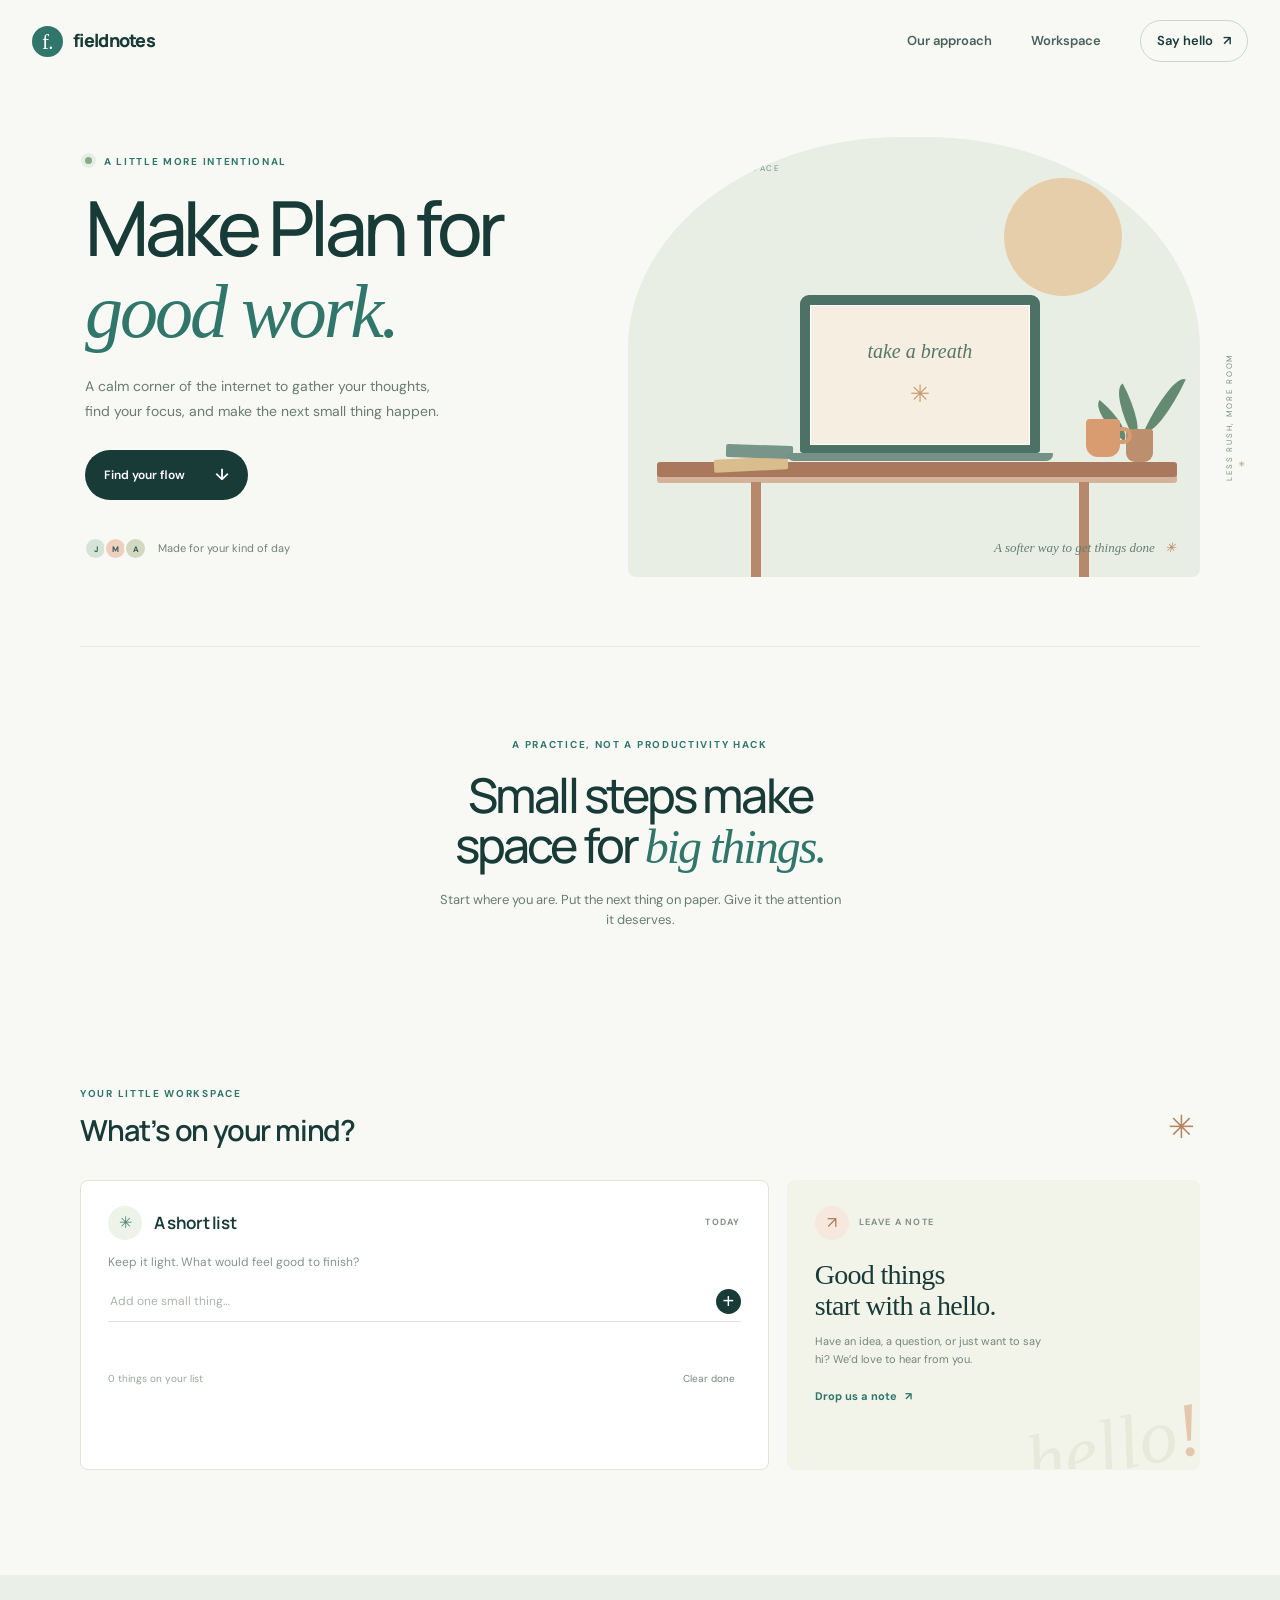
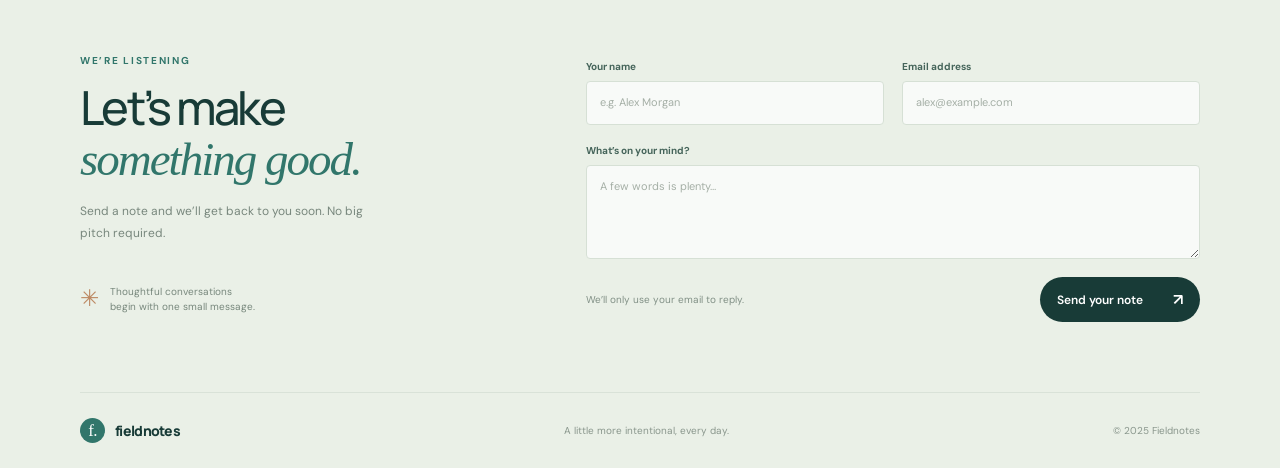
<file: Task 2/index.html>
<!doctype html>
<html lang="en">
<head>
  <meta charset="utf-8">
  <meta name="viewport" content="width=device-width, initial-scale=1">
  <meta name="theme-color" content="#f7f8f3">
  <title>Fieldnotes — Make room for good work</title>
  <link rel="preconnect" href="https://fonts.googleapis.com">
  <link rel="preconnect" href="https://fonts.gstatic.com" crossorigin>
  <link href="https://fonts.googleapis.com/css2?family=DM+Sans:wght@400;500;600;700&family=Manrope:wght@400;500;600;700;800&display=swap" rel="stylesheet">
  <link rel="stylesheet" href="styles.css">
  <script src="script.js" defer></script>
</head>
<body>
  <header class="site-header">
    <a class="brand" href="#home" aria-label="Fieldnotes home"><span class="brand-mark">f.</span><span>fieldnotes</span></a>
    <button class="menu-toggle" aria-label="Open navigation" aria-expanded="false"><span></span><span></span></button>
    <nav class="navigation" aria-label="Main navigation">
      <a href="#about">Our approach</a><a href="#workspace">Workspace</a><a href="#contact" class="nav-cta">Say hello <span>↗</span></a>
    </nav>
  </header>

  <main id="home">
    <section class="hero page-wrap">
      <div class="hero-copy">
        <p class="eyebrow"><span class="live-dot"></span> A little more intentional</p>
        <h1>Make Plan for<br><em>good work.</em></h1>
        <p class="hero-text">A calm corner of the internet to gather your thoughts, find your focus, and make the next small thing happen.</p>
        <a class="button button-dark" href="#workspace">Find your flow <span>↓</span></a>
        <div class="hero-note"><span class="avatar-stack"><i>J</i><i>M</i><i>A</i></span><span>Made for your kind of day</span></div>
      </div>
      <div class="hero-art" aria-label="Illustration of a calm creative workspace">
        <div class="sun"></div><div class="art-label">MONDAY, AT YOUR PACE</div>
        <div class="plant plant-one"><i></i><i></i><i></i><b></b></div>
        <div class="desk"><div class="desk-top"></div><div class="desk-leg"></div><div class="desk-leg second"></div></div>
        <div class="laptop"><div class="laptop-screen"><span>take a breath</span><i>✳</i></div><div class="laptop-base"></div></div>
        <div class="mug"><span></span></div><div class="book book-one"></div><div class="book book-two"></div>
        <div class="art-caption">A softer way to get things done <span>✳</span></div>
      </div>
      <div class="hero-side">LESS RUSH, MORE ROOM <span>✳</span></div>
    </section>

    <section class="intro page-wrap" id="about">
      <p class="eyebrow">A practice, not a productivity hack</p>
      <h2>Small steps make<br>space for <em>big things.</em></h2>
      <p>Start where you are. Put the next thing on paper. Give it the attention it deserves.</p>
    </section>

    <section class="workspace page-wrap" id="workspace">
      <div class="section-heading"><div><p class="eyebrow">Your little workspace</p><h2>What’s on your mind?</h2></div><span class="heading-spark">✳</span></div>
      <div class="workspace-grid">
        <section class="card task-card" aria-labelledby="task-title">
          <div class="card-heading"><div><span class="card-icon green-icon">✳</span><h3 id="task-title">A short list</h3></div><span class="today-label">TODAY</span></div>
          <p class="card-subtitle">Keep it light. What would feel good to finish?</p>
          <form id="task-form" class="task-form"><label class="sr-only" for="task-input">Add a task</label><input id="task-input" name="task" type="text" placeholder="Add one small thing…" maxlength="100" required><button type="submit" aria-label="Add task">+</button></form>
          <ul class="task-list" id="task-list" aria-live="polite"></ul>
          <div class="task-footer"><span id="task-count">0 things on your list</span><button type="button" id="clear-completed">Clear done</button></div>
        </section>

        <section class="card note-card" aria-labelledby="note-title">
          <div class="note-top"><span class="card-icon peach-icon">↗</span><span>LEAVE A NOTE</span></div>
          <h3 id="note-title">Good things<br>start with a hello.</h3>
          <p>Have an idea, a question, or just want to say hi? We’d love to hear from you.</p>
          <a href="#contact" class="text-link">Drop us a note <span>↗</span></a>
          <div class="note-decoration">hello<span>!</span></div>
        </section>
      </div>
    </section>

    <section class="contact-section" id="contact">
      <div class="contact-inner page-wrap">
        <div class="contact-copy"><p class="eyebrow">We’re listening</p><h2>Let’s make<br><em>something good.</em></h2><p>Send a note and we’ll get back to you soon. No big pitch required.</p><div class="contact-aside"><span class="tiny-star">✳</span><span>Thoughtful conversations<br>begin with one small message.</span></div></div>
        <form class="contact-form" id="contact-form" novalidate>
          <div class="field-row">
            <div class="field"><label for="name">Your name</label><input id="name" name="name" autocomplete="name" placeholder="e.g. Alex Morgan" required minlength="2"><small class="error" id="name-error"></small></div>
            <div class="field"><label for="email">Email address</label><input id="email" name="email" type="email" autocomplete="email" placeholder="alex@example.com" required><small class="error" id="email-error"></small></div>
          </div>
          <div class="field"><label for="message">What’s on your mind?</label><textarea id="message" name="message" rows="4" placeholder="A few words is plenty…" required minlength="10"></textarea><small class="error" id="message-error"></small></div>
          <div class="form-bottom"><p id="form-status" role="status" aria-live="polite">We’ll only use your email to reply.</p><button class="button button-dark" type="submit">Send your note <span>↗</span></button></div>
        </form>
      </div>
      <div class="footer page-wrap"><a class="brand" href="#home"><span class="brand-mark">f.</span><span>fieldnotes</span></a><span>A little more intentional, every day.</span><span>© 2025 Fieldnotes</span></div>
    </section>
  </main>
</body>
</html>
</file>
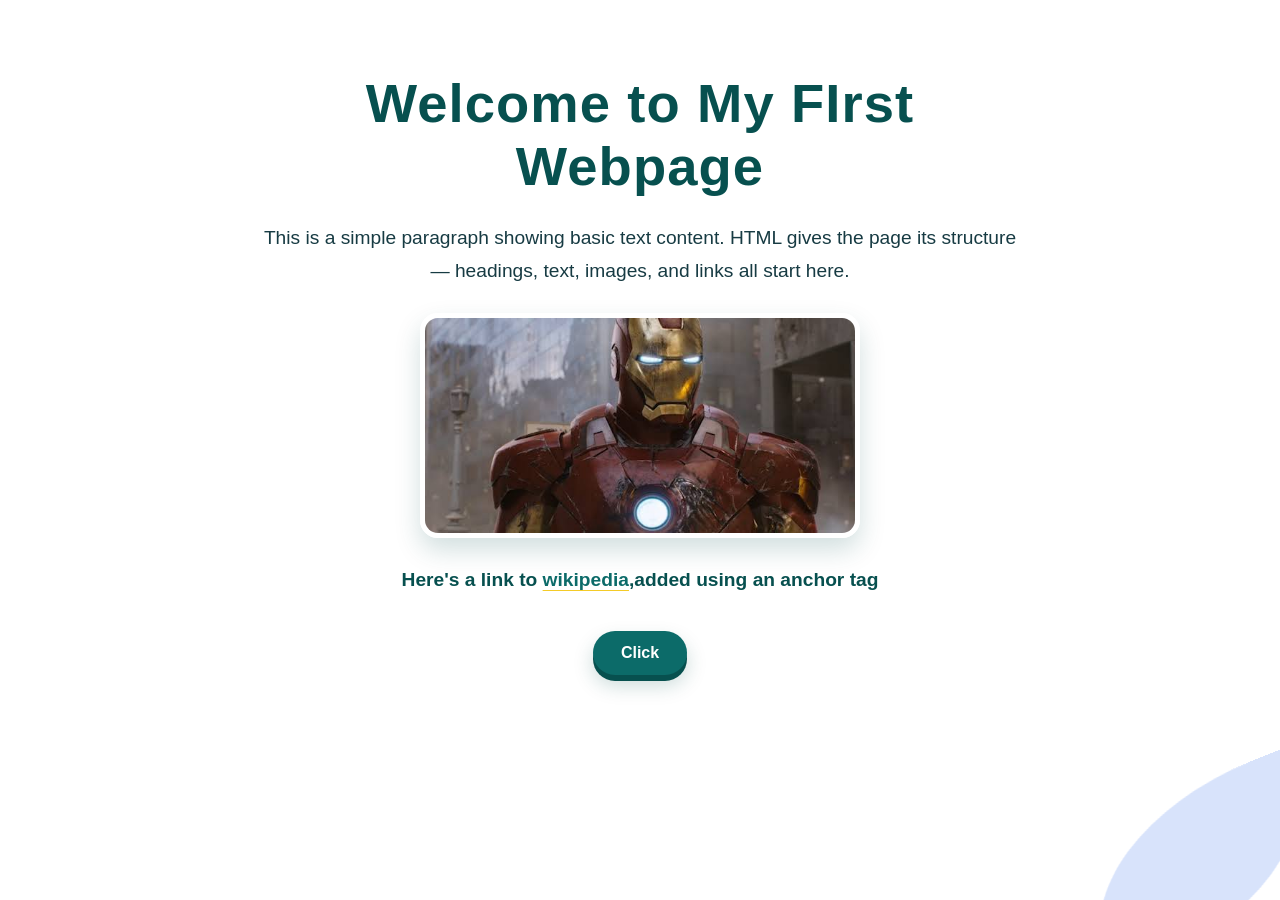
<file: Task 1/inde.html>
<!DOCTYPE html>
<html lang="en">
<head>
    <meta charset="UTF-8">
    <meta name="viewport" content="width=device-width, initial-scale=1.0">
    <title>My first webpage</title>
    <link rel="stylesheet" href="./style.css">
</head>
<body>
    <h1>Welcome to My FIrst Webpage</h1>
    <p>This is a simple paragraph showing basic text content. HTML gives the page its structure — headings, text, images, and links all start here.</p>

    <img src="./images.jpg" alt="Simon GHOST Riley">

    <h2>Here's a link to <a href="https://www.wikipedia.org/">wikipedia</a>,added using an anchor tag</h2>

    <button>Click</button>
    <script src="./script.js"></script>
</body>
</html>
</file>
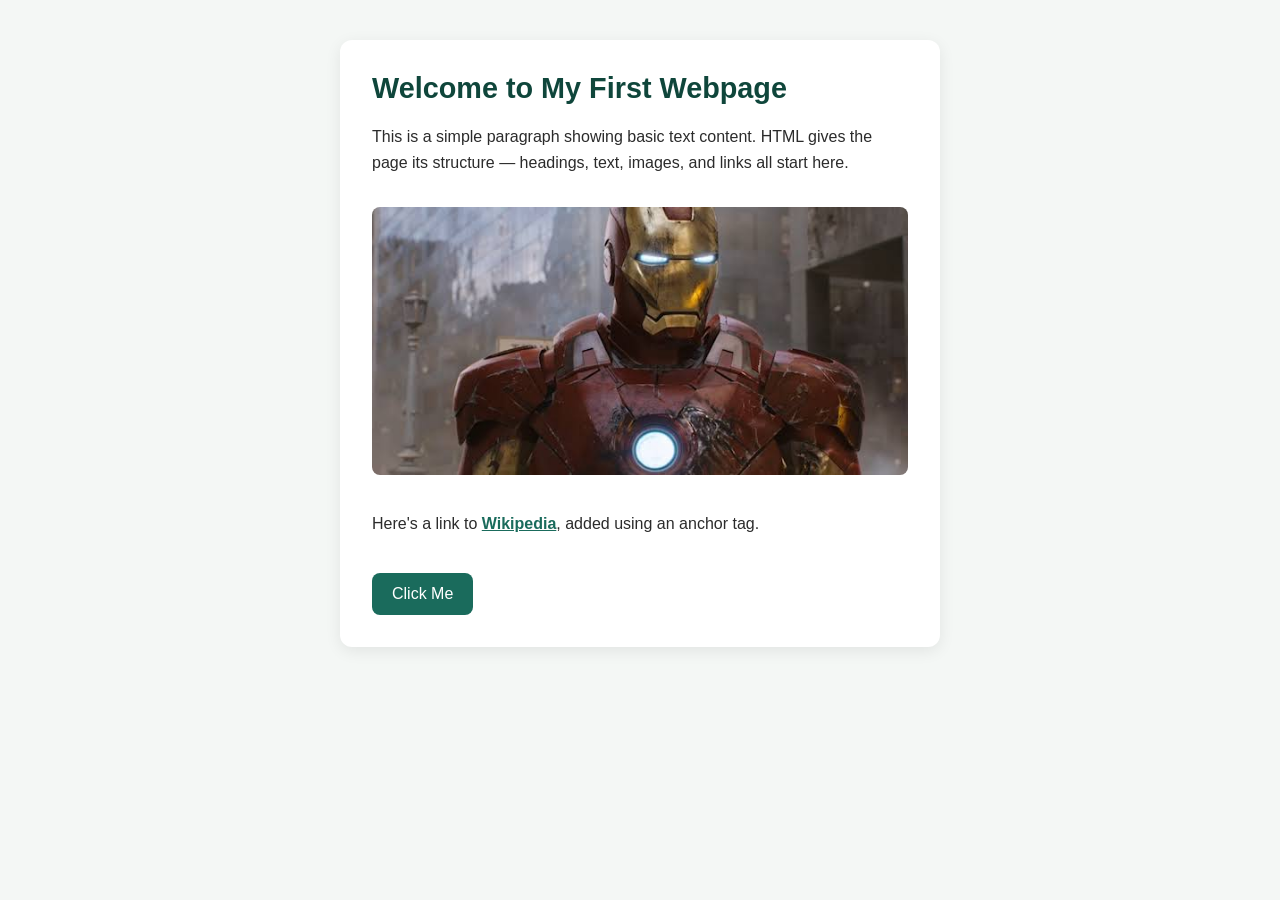
<file: Task 1/My First Webpage — HTML_CSS_JS Demo.html>
<!DOCTYPE html>
<html lang="en">
<head>
<meta charset="UTF-8">
<meta name="viewport" content="width=device-width, initial-scale=1, viewport-fit=cover">
<title>My First Webpage</title>
<style>
  :root {
    --bg: #f4f7f5;
    --card: #ffffff;
    --teal: #1a6b5c;
    --teal-dark: #0f463b;
    --text: #2b2b2b;
    box-sizing: border-box;
    padding-top: env(safe-area-inset-top, 0px);
    padding-bottom: env(safe-area-inset-bottom, 0px);
  }
  * { box-sizing: border-box; }
  body {
    margin: 0;
    min-height: 100%;
    background: var(--bg);
    font-family: 'Segoe UI', Arial, sans-serif;
    color: var(--text);
    display: flex;
    justify-content: center;
    padding: 40px 16px;
  }
  .page {
    background: var(--card);
    max-width: 600px;
    width: 100%;
    border-radius: 12px;
    padding: 32px;
    box-shadow: 0 4px 16px rgba(0,0,0,0.08);
  }
  h1 {
    color: var(--teal-dark);
    margin-top: 0;
    font-size: 1.8rem;
  }
  p {
    line-height: 1.6;
    font-size: 1rem;
  }
  img {
    max-width: 100%;
    border-radius: 8px;
    margin: 16px 0;
  }
  a {
    color: var(--teal);
    font-weight: 600;
  }
  button {
    background: var(--teal);
    color: white;
    border: none;
    padding: 12px 20px;
    border-radius: 8px;
    font-size: 1rem;
    cursor: pointer;
    margin-top: 20px;
  }
  button:hover {
    background: var(--teal-dark);
  }
  @media (prefers-color-scheme: dark) {
    :root:not([data-theme="light"]) {
      --bg: #14201c;
      --card: #1d2b26;
      --text: #eee;
    }
  }
</style>
</head>
<body>
  <div class="page">
    <!-- HTML: heading, paragraph, image, link -->
    <h1>Welcome to My First Webpage</h1>
    <p>This is a simple paragraph showing basic text content. HTML gives the page its structure — headings, text, images, and links all start here.</p>
    <img src="./images.jpg" alt="Random demo image">
    <p>Here's a link to <a href="https://www.wikipedia.org" target="_blank">Wikipedia</a>, added using an anchor tag.</p>

    <!-- JavaScript: button interactivity -->
    <button onclick="alert('Hello! You clicked the button.')">Click Me</button>
  </div>
</body>
</html>
</file>
<file: Task 2/styles.css>
:root{--ink:#183b37;--muted:#697b75;--green:#31766b;--pale:#eef2e8;--paper:#f8f9f5;--line:#dfe6dc;--peach:#f5e0d2;--serif:Georgia,'Times New Roman',serif}*{box-sizing:border-box}html{scroll-behavior:smooth}body{margin:0;background:var(--paper);color:var(--ink);font-family:'DM Sans',sans-serif;font-size:15px;line-height:1.55}.page-wrap{width:min(1120px,calc(100% - 64px));margin-inline:auto}.site-header{height:82px;width:min(1280px,calc(100% - 64px));margin:auto;display:flex;align-items:center;justify-content:space-between}.brand{display:inline-flex;align-items:center;gap:10px;text-decoration:none;color:var(--ink);font-family:Manrope,sans-serif;font-weight:800;font-size:18px;letter-spacing:-.7px}.brand-mark{display:grid;place-items:center;width:31px;height:31px;border-radius:50%;background:var(--green);color:white;font-family:var(--serif);font-size:21px;font-weight:400}.navigation{display:flex;align-items:center;gap:39px}.navigation a{color:#49615b;text-decoration:none;font-size:13px;font-weight:600}.navigation a:hover,.text-link:hover{color:var(--green)}.navigation .nav-cta{padding:10px 16px;border:1px solid #cad6cc;border-radius:30px;color:var(--ink)}.nav-cta span{margin-left:7px}.menu-toggle{display:none}.hero{position:relative;display:grid;grid-template-columns:1fr 1.05fr;align-items:center;min-height:564px;padding:44px 0 58px}.hero-copy{padding:16px 0 16px 5px;z-index:2}.eyebrow{margin:0 0 18px;color:var(--green);font-size:10px;font-weight:700;letter-spacing:1.7px;text-transform:uppercase}.live-dot{display:inline-block;width:7px;height:7px;margin:0 8px 1px 0;border-radius:50%;background:#83aa89;box-shadow:0 0 0 4px #e4eee3}.hero h1,.intro h2,.contact-copy h2{font-family:Manrope,sans-serif;font-weight:500;font-size:clamp(50px,6vw,76px);line-height:1.06;letter-spacing:-4.5px;margin:0}.hero h1 em,.intro h2 em,.contact-copy h2 em{font-family:var(--serif);font-weight:400;color:var(--green);letter-spacing:-3px}.hero-text{max-width:365px;color:var(--muted);margin:23px 0 25px;font-size:14px;line-height:1.8}.button{display:inline-flex;align-items:center;gap:30px;padding:13px 19px;border:0;border-radius:30px;text-decoration:none;font-family:inherit;font-size:12px;font-weight:600;cursor:pointer;transition:transform .2s,background .2s}.button:hover{transform:translateY(-2px)}.button-dark{background:var(--ink);color:white}.button-dark:hover{background:#285d54}.button span{font-size:16px}.hero-note{display:flex;align-items:center;gap:11px;margin-top:37px;color:#72827b;font-size:11px}.avatar-stack{display:flex;padding-left:2px}.avatar-stack i{display:grid;place-items:center;width:23px;height:23px;margin-left:-3px;border:2px solid var(--paper);border-radius:50%;background:#d5e4d6;color:#315c52;font-size:8px;font-style:normal;font-weight:700}.avatar-stack i:nth-child(2){background:#efcfbd}.avatar-stack i:nth-child(3){background:#d3d8c2}.hero-art{position:relative;height:440px;margin-left:2px;overflow:hidden;border-radius:48% 48% 8px 8px;background:#e8eee3}.sun{position:absolute;right:78px;top:41px;width:118px;height:118px;border-radius:50%;background:#e7ceaa}.art-label{position:absolute;top:25px;left:32px;color:#7c9181;font-size:8px;letter-spacing:1.5px}.desk{position:absolute;width:91%;height:15px;bottom:100px;left:5%;background:#aa795d;border-radius:3px;box-shadow:0 6px 0 #d5b29a}.desk-leg{position:absolute;top:20px;left:18%;height:118px;width:10px;background:#b6896d}.desk-leg.second{left:auto;right:17%}.laptop{position:absolute;bottom:116px;left:30%;width:240px;z-index:2}.laptop-screen{height:158px;border:10px solid #4c7165;border-bottom-width:8px;border-radius:9px 9px 3px 3px;background:#f6eee0;display:flex;flex-direction:column;align-items:center;justify-content:center;color:#55776b;font-family:var(--serif);font-style:italic;font-size:20px;box-shadow:inset 0 0 0 1px #fff}.laptop-screen i{font-style:normal;font-size:24px;color:#cb9a6e;margin-top:9px}.laptop-base{height:8px;margin-left:-13px;width:266px;background:#759187;border-radius:2px 2px 12px 12px}.mug{position:absolute;z-index:3;bottom:120px;right:14%;width:34px;height:38px;border-radius:4px 4px 12px 12px;background:#d99b70}.mug span{position:absolute;right:-12px;top:8px;width:13px;height:17px;border:4px solid #d99b70;border-left:0;border-radius:0 9px 9px 0}.book{position:absolute;bottom:106px;left:15%;width:74px;height:13px;border-radius:2px;background:#d9bd8c;transform:rotate(-3deg)}.book-two{bottom:119px;left:17%;width:67px;background:#78958a;transform:rotate(2deg)}.plant{position:absolute;bottom:115px;right:5%;height:117px;width:65px;z-index:2}.plant b{position:absolute;bottom:0;left:20px;width:27px;height:33px;background:#bc8f6e;border-radius:3px 3px 9px 9px}.plant i{position:absolute;bottom:27px;left:27px;width:16px;height:54px;border-radius:100% 0 100% 0;background:#648a71;transform:rotate(-28deg);transform-origin:bottom}.plant i:nth-child(2){transform:rotate(25deg);height:65px;left:37px}.plant i:nth-child(3){transform:rotate(-50deg);height:45px;left:15px}.art-caption{position:absolute;right:24px;bottom:19px;color:#677e70;font-family:var(--serif);font-style:italic;font-size:13px}.art-caption span{color:#ba805f;margin-left:7px}.hero-side{position:absolute;right:-48px;top:48%;writing-mode:vertical-rl;transform:rotate(180deg);font-size:8px;letter-spacing:1.7px;color:#789181}.hero-side span{display:block;margin-top:13px;color:#b88b65}.intro{text-align:center;padding:90px 0 101px;border-top:1px solid #e7ebe3}.intro .eyebrow{margin-bottom:17px}.intro h2{font-size:48px;letter-spacing:-2.8px}.intro h2 em{letter-spacing:-2px}.intro>p:last-child{color:var(--muted);font-size:13px;margin:17px auto 0;max-width:405px}.workspace{padding:54px 0 105px}.section-heading{display:flex;align-items:end;justify-content:space-between;margin-bottom:27px}.section-heading .eyebrow{margin-bottom:7px}.section-heading h2{margin:0;font-family:Manrope,sans-serif;font-size:29px;letter-spacing:-1.2px;font-weight:600}.heading-spark{font-size:32px;color:#b58561;padding-right:5px}.workspace-grid{display:grid;grid-template-columns:1.25fr .75fr;gap:18px}.card{min-height:290px;border:1px solid var(--line);border-radius:8px;background:#fff;padding:25px 27px}.card-heading,.card-heading>div{display:flex;align-items:center}.card-heading{justify-content:space-between}.card-heading>div{gap:12px}.card-icon{display:grid;place-items:center;width:34px;height:34px;border-radius:50%;font-size:16px}.green-icon{background:#edf3e9;color:#4b856f}.peach-icon{background:#f6e8dc;color:#a97a58}.card h3{font-family:Manrope,sans-serif;margin:0;font-weight:650;font-size:17px;letter-spacing:-.4px}.today-label,.note-top>span:last-child{font-size:9px;letter-spacing:1.3px;color:#829087;font-weight:700}.card-subtitle{font-size:12px;color:#87938c;margin:13px 0 17px}.task-form{display:flex;border-bottom:1px solid #dce4dc;padding-bottom:7px}.task-form input{min-width:0;flex:1;border:0;outline:0;background:transparent;color:var(--ink);font:inherit;font-size:12px}.task-form input::placeholder{color:#abb5ad}.task-form button{border:0;background:var(--ink);color:white;border-radius:50%;width:25px;height:25px;font-size:20px;line-height:1;cursor:pointer}.task-list{list-style:none;padding:0;margin:14px 0 0;min-height:23px}.task-item{display:flex;align-items:center;gap:10px;padding:8px 1px;border-bottom:1px solid #f0f2ed;font-size:12px}.task-item input{appearance:none;width:16px;height:16px;border:1px solid #c8d6c9;border-radius:50%;margin:0;cursor:pointer}.task-item input:checked{background:var(--green);border-color:var(--green);box-shadow:inset 0 0 0 4px white}.task-item.done span{text-decoration:line-through;color:#a2ada4}.delete-task{margin-left:auto;border:0;background:transparent;color:#a0aaa2;cursor:pointer;font-size:17px}.task-footer{display:flex;align-items:center;justify-content:space-between;margin-top:11px;color:#9aa59d;font-size:10px}.task-footer button{border:0;background:transparent;color:#75877d;font:inherit;cursor:pointer}.note-card{position:relative;overflow:hidden;background:#f2f3e9;border-color:#f2f3e9;padding:25px 27px}.note-top{display:flex;align-items:center;gap:10px}.note-card h3{position:relative;z-index:1;font-family:var(--serif);font-weight:400;font-size:28px;line-height:1.12;margin:19px 0 10px;letter-spacing:-.7px}.note-card>p{position:relative;z-index:1;max-width:235px;font-size:11px;color:#77857b;line-height:1.7;margin:0 0 15px}.text-link{position:relative;z-index:1;color:var(--green);text-decoration:none;font-size:11px;font-weight:700}.text-link span{margin-left:5px}.note-decoration{position:absolute;right:-3px;bottom:-36px;font-family:var(--serif);font-style:italic;font-size:76px;color:#e7e9da;transform:rotate(-12deg)}.note-decoration span{color:#e4c6ad}.contact-section{background:#eaf0e7;padding:78px 0 0}.contact-inner{display:grid;grid-template-columns:.82fr 1.18fr;gap:80px;padding-bottom:70px}.contact-copy .eyebrow{margin-bottom:15px}.contact-copy h2{font-size:47px;letter-spacing:-2.7px}.contact-copy h2 em{letter-spacing:-2px}.contact-copy>p:not(.eyebrow){max-width:300px;color:#78877d;font-size:12px;line-height:1.8;margin-top:16px}.contact-aside{display:flex;align-items:center;gap:11px;margin-top:37px;color:#77877c;font-size:10px}.tiny-star{font-size:23px;color:#bd8963}.contact-form{padding-top:6px}.field-row{display:grid;grid-template-columns:1fr 1fr;gap:18px}.field{display:flex;flex-direction:column;margin-bottom:18px}.field label{margin-bottom:7px;color:#45645a;font-size:10px;font-weight:700}.field input,.field textarea{width:100%;border:1px solid #d6e0d5;border-radius:4px;background:rgba(255,255,255,.7);padding:12px 13px;color:var(--ink);font:inherit;font-size:11px;outline:none;resize:vertical;transition:border .2s,box-shadow .2s}.field input:focus,.field textarea:focus{border-color:#70a08d;box-shadow:0 0 0 3px #d5e7d9}.field input::placeholder,.field textarea::placeholder{color:#a5afa6}.field [aria-invalid="true"]{border-color:#bf715e}.error{min-height:0;margin-top:4px;color:#a84c3a;font-size:10px}.error:empty{display:none}.form-bottom{display:flex;align-items:center;justify-content:space-between;gap:12px}.form-bottom p{margin:0;color:#819086;font-size:10px}.form-bottom .button{padding:12px 17px}.form-bottom .success{color:#31766b;font-weight:600}.footer{height:76px;border-top:1px solid #d9e2d8;display:flex;align-items:center;justify-content:space-between;color:#89968c;font-size:10px}.footer .brand{font-size:14px}.footer .brand-mark{width:25px;height:25px;font-size:17px}.sr-only{position:absolute;width:1px;height:1px;padding:0;margin:-1px;overflow:hidden;clip:rect(0,0,0,0);white-space:nowrap;border:0}
@media(max-width:760px){.page-wrap{width:min(100% - 40px,560px)}.site-header{width:calc(100% - 40px);height:70px}.navigation{gap:16px}.navigation a{font-size:11px}.navigation .nav-cta{padding:8px 12px}.hero{grid-template-columns:1fr;min-height:0;padding:46px 0 55px}.hero-copy{padding:0 4px 33px}.hero h1{font-size:65px}.hero-art{height:370px;margin:0 5px}.hero-side{display:none}.laptop{transform:scale(.84);transform-origin:bottom center;left:27%}.intro{padding:72px 0 80px}.workspace{padding:38px 0 75px}.workspace-grid{grid-template-columns:1fr}.card{min-height:0}.task-card{min-height:260px}.note-card{min-height:250px}.contact-inner{grid-template-columns:1fr;gap:28px;padding-bottom:50px}.contact-section{padding-top:57px}.contact-aside{margin-top:20px}.contact-form{padding:0}.footer{width:calc(100% - 40px)}}@media(max-width:500px){.site-header{position:relative}.menu-toggle{display:flex;flex-direction:column;gap:5px;border:0;background:transparent;padding:8px}.menu-toggle span{width:21px;height:2px;background:var(--ink)}.navigation{display:none;position:absolute;z-index:10;top:61px;left:0;right:0;flex-direction:column;align-items:stretch;gap:0;padding:9px 16px;background:#fff;border:1px solid var(--line);border-radius:8px;box-shadow:0 10px 25px #183b3715}.navigation.open{display:flex}.navigation a{padding:12px 5px}.navigation .nav-cta{border:0;padding:12px 5px}.hero h1{font-size:57px;letter-spacing:-3.5px}.hero-art{height:315px}.sun{right:43px;top:32px;width:88px;height:88px}.laptop{transform:scale(.68);left:21%;bottom:96px}.desk{bottom:80px}.desk-leg{height:96px}.mug{bottom:100px;right:12%}.book{bottom:87px}.book-two{bottom:100px}.plant{bottom:96px;transform:scale(.82);transform-origin:bottom right;right:3%}.art-caption{font-size:11px;right:13px;bottom:14px}.art-label{left:19px;top:19px}.intro h2{font-size:40px}.section-heading h2{font-size:24px}.field-row{grid-template-columns:1fr;gap:0}.contact-copy h2{font-size:42px}.form-bottom{align-items:flex-start;flex-direction:column}.footer{height:auto;min-height:80px;flex-wrap:wrap;gap:4px 14px;padding:17px 0}.footer>span:nth-child(2){display:none}}

/* Refinements for touch, narrow screens, and reduced-motion preferences. */
html{scroll-padding-top:24px;scroll-behavior:smooth}
body{overflow-x:hidden}
button,a,input,textarea{-webkit-tap-highlight-color:transparent}
a,button{touch-action:manipulation}
:focus-visible{outline:3px solid #78a992;outline-offset:3px}
.hero-art{isolation:isolate}
.sun{animation:sun-drift 8s ease-in-out infinite alternate}
.plant i{animation:leaf-sway 5s ease-in-out infinite alternate}
.plant i:nth-child(2){animation-delay:-2s}
.navigation a,.text-link,.task-form button,.task-footer button,.delete-task,.card,.button{transition:color .2s ease,background-color .2s ease,border-color .2s ease,box-shadow .2s ease,transform .2s ease}
.card{transition:transform .25s ease,box-shadow .25s ease}
.card:hover{transform:translateY(-3px);box-shadow:0 14px 34px #183b370a}
.navigation.open{animation:menu-in .18s ease-out both}
.task-item{animation:item-in .22s ease-out both}
.task-form button:hover{background:#3d786d;transform:scale(1.06)}
.delete-task:hover,.task-footer button:hover{color:#a55e46}
.field input,.field textarea{transition:border-color .2s ease,box-shadow .2s ease,background-color .2s ease}
.field input:focus,.field textarea:focus{background:#fff}
@keyframes sun-drift{from{transform:translateY(0)}to{transform:translateY(8px)}}
@keyframes leaf-sway{from{rotate:-4deg}to{rotate:5deg}}
@keyframes menu-in{from{opacity:0;transform:translateY(-5px)}to{opacity:1;transform:translateY(0)}}
@keyframes item-in{from{opacity:0;transform:translateY(4px)}to{opacity:1;transform:translateY(0)}}
@media(max-width:900px){.contact-inner{gap:42px}.workspace-grid{gap:14px}.card{padding:23px}.hero-side{right:-25px}}
@media(max-width:600px){.page-wrap{width:calc(100% - 36px)}.site-header{width:calc(100% - 36px)}.hero-art{margin-inline:0}.contact-inner{gap:23px}.footer{width:calc(100% - 36px)}}
@media(max-width:360px){.hero h1{font-size:49px;letter-spacing:-3px}.hero-art{height:280px}.laptop{left:15%;transform:scale(.59)}.plant{right:1%;transform:scale(.7);transform-origin:bottom right}.mug{right:10%}.art-caption{font-size:10px}.card{padding:20px}.section-heading h2{font-size:21px}.contact-copy h2{font-size:37px}.footer{font-size:9px}}
@media(prefers-reduced-motion:reduce){*,*::before,*::after{scroll-behavior:auto!important;animation-duration:.01ms!important;animation-iteration-count:1!important;transition-duration:.01ms!important}}
</file>
<file: Task 1/style.css>
:root {
  --teal: #0c6b69;
  --teal-dark: #07504f;
  --ink: #173b43;
  --paper: #e7f1ff;
  --accent: #f4cb28;
}

* { box-sizing: border-box; }

body {
  min-height: 100vh;
  margin: 0;
  padding: 72px 24px;
  color: var(--ink);
  font-family: "Trebuchet MS", "Segoe UI", sans-serif;
  text-align: center;
}

body::after {
  position: fixed;
  right: -42px;
  bottom: -38px;
  width: 245px;
  height: 150px;
  border-radius: 85% 0 85% 0;
  background: #c9d9fa;
  content: "";
  opacity: .72;
  pointer-events: none;
  transform: rotate(-22deg);
}

h1 {
  max-width: 760px;
  margin: 0 auto 24px;
  color: var(--teal-dark);
  font-size: clamp(2rem, 5vw, 3.4rem);
  font-weight: 800;
  letter-spacing: .02em;
}

p, h2 {
  max-width: 760px;
  margin: 16px auto;
  font-size: clamp(1rem, 2.2vw, 1.2rem);
  font-weight: 400;
  line-height: 1.7;
}

h2 { color: var(--teal-dark); font-weight: 700; }

a {
  color: var(--teal);
  text-decoration-color: var(--accent);
  text-underline-offset: 4px;
}

a:hover, a:focus-visible { color: var(--teal-dark); }

img {
  display: block;
  width: min(100%, 440px);
  margin: 26px auto;
  border: 5px solid #fff;
  border-radius: 18px;
  box-shadow: 0 12px 26px rgba(7, 80, 79, .18);
}

button {
  margin-top: 18px;
  padding: 13px 28px;
  border: 0;
  border-radius: 999px;
  background: var(--teal);
  box-shadow: 0 6px 0 var(--teal-dark), 0 10px 20px rgba(7, 80, 79, .22);
  color: #fff;
  cursor: pointer;
  font: inherit;
  font-weight: 700;
  transition: transform .18s ease, background-color .18s ease, box-shadow .18s ease;
}

button:hover { background: #11807b; transform: translateY(-2px); }
button:active { box-shadow: 0 2px 0 var(--teal-dark); transform: translateY(4px); }
button:focus-visible { outline: 3px solid var(--accent); outline-offset: 4px; }

@media (max-width: 600px) { body { padding: 52px 18px; } }
</file>
